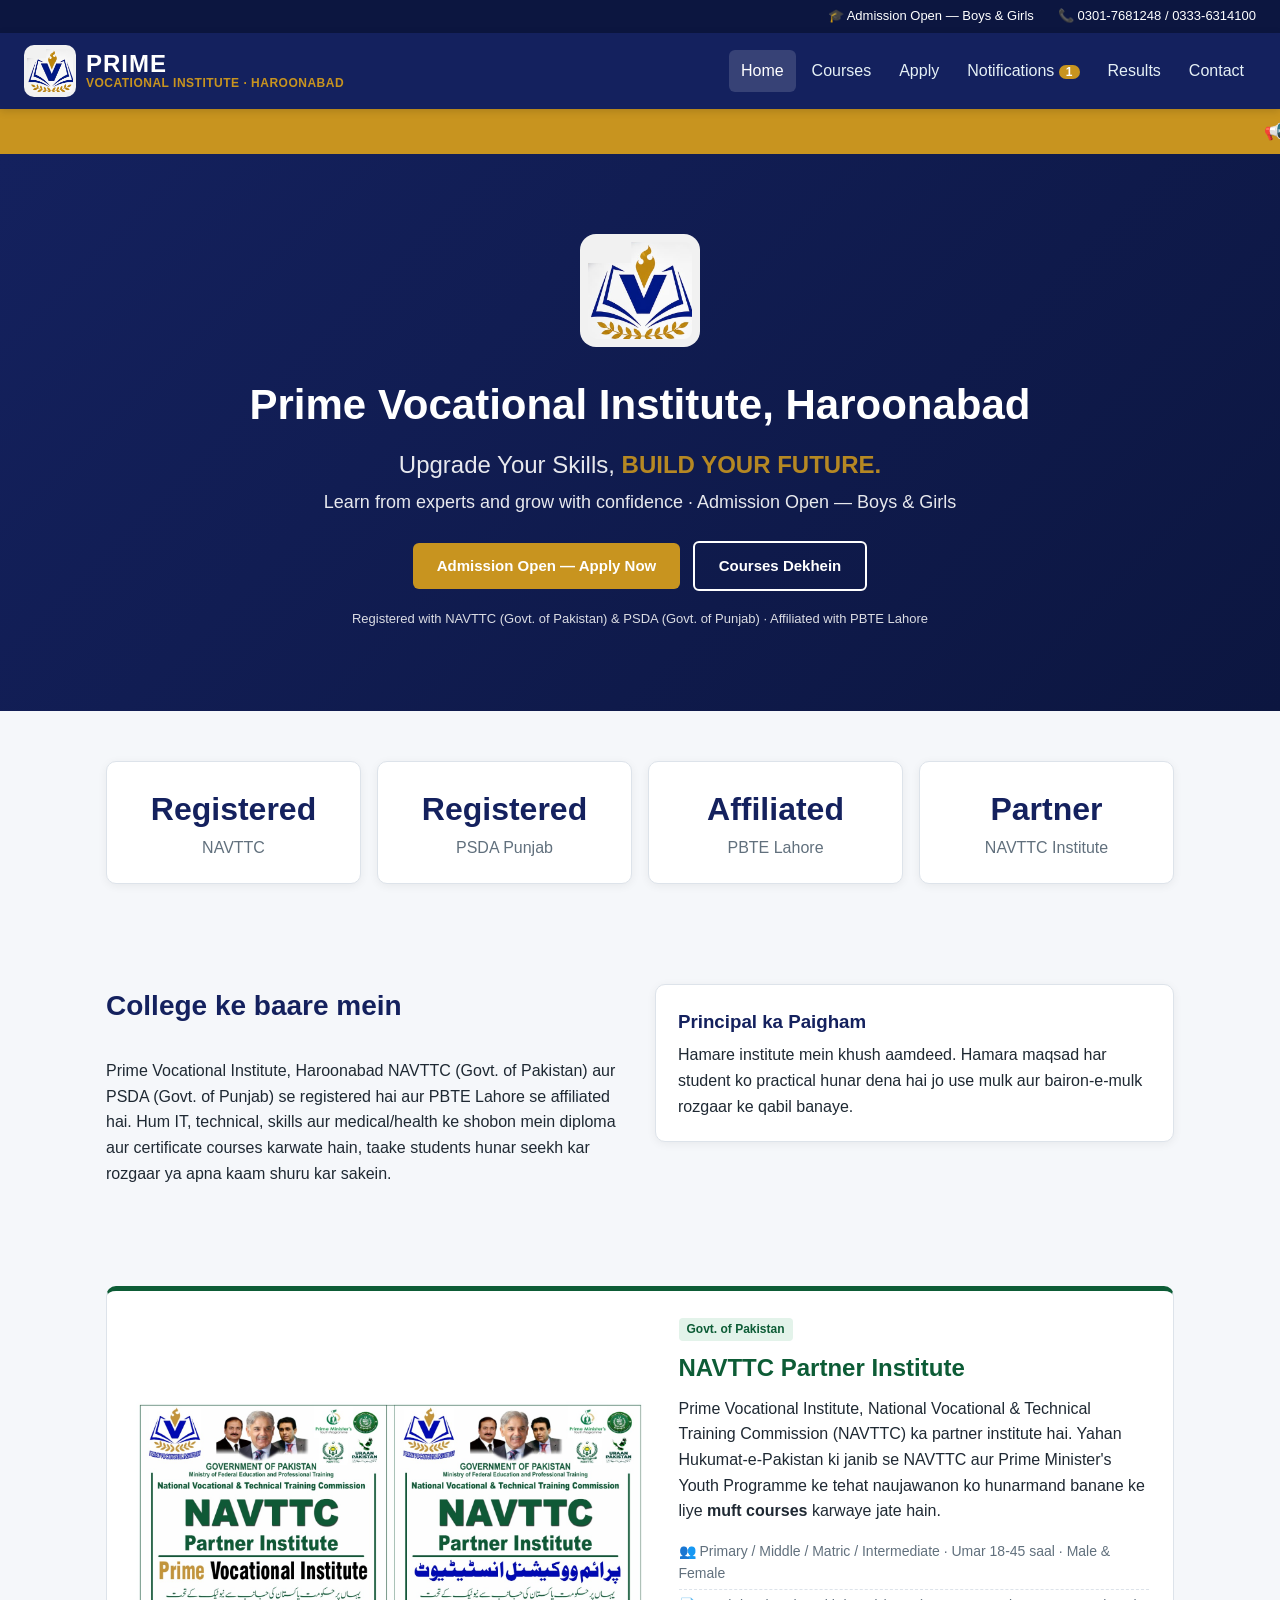
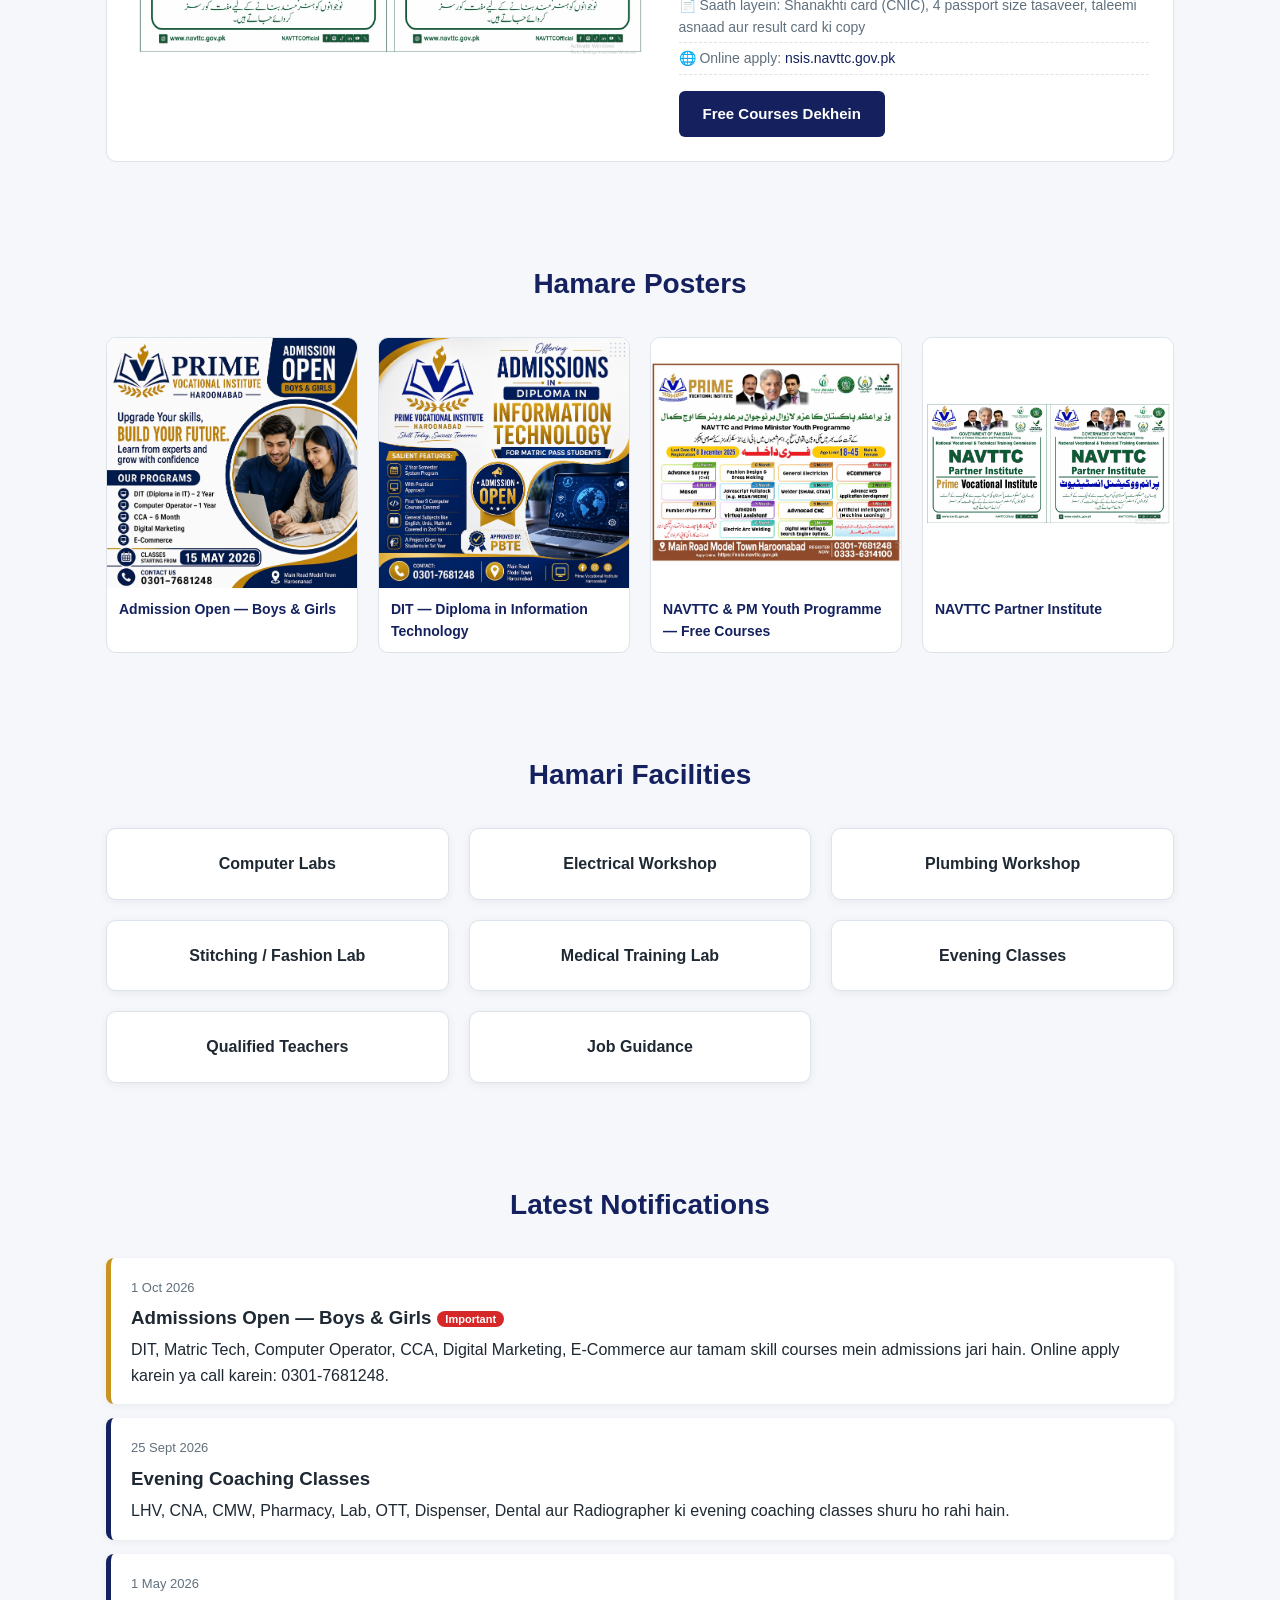
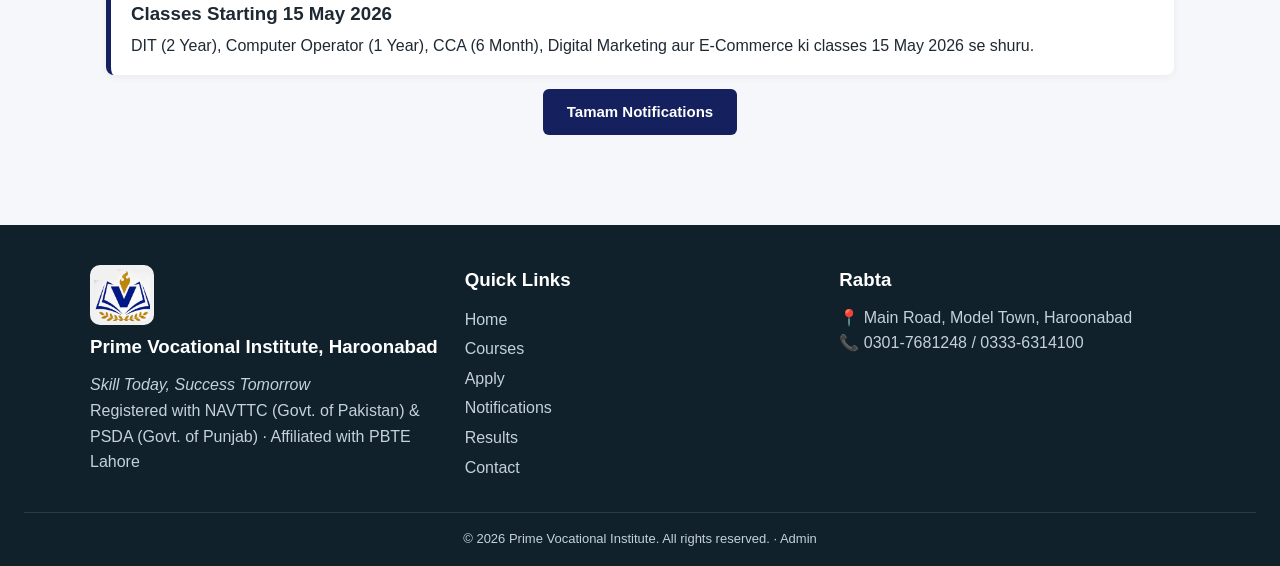
<file: college-website/index.html>
<!DOCTYPE html>
<html lang="en">
<head>
  <meta charset="UTF-8">
  <meta name="viewport" content="width=device-width, initial-scale=1.0">
  <title>Home | College</title>
  <link rel="stylesheet" href="css/style.css">
</head>
<body>
  <header id="site-header"></header>
  <div class="ticker"><span id="ticker"></span></div>

  <div class="hero">
    <img src="images/logo.png" alt="Prime Vocational Institute logo" class="hero-logo">
    <h1 id="hero-name"></h1>
    <p style="font-size:24px;margin-bottom:4px">Upgrade Your Skills, <strong class="accent">BUILD YOUR FUTURE.</strong></p>
    <p id="hero-tagline"></p>
    <a href="apply.html" class="btn btn-accent">Admission Open — Apply Now</a>
    <a href="courses.html" class="btn btn-outline">Courses Dekhein</a>
    <br><span class="affiliation" id="affiliation"></span>
  </div>

  <main class="container">
    <section>
      <div class="stats" id="stats"></div>
    </section>

    <section class="two-col">
      <div>
        <h2 class="section-title" style="text-align:left">College ke baare mein</h2>
        <p id="about"></p>
      </div>
      <div class="card">
        <h3>Principal ka Paigham</h3>
        <p id="principal"></p>
      </div>
    </section>

    <section>
      <div class="navttc-banner">
        <img src="images/navttc-partner.jpg" alt="NAVTTC Partner Institute — Prime Vocational Institute"
             onclick="openLightbox(this.src, 'NAVTTC Partner Institute')">
        <div>
          <span class="course-code" style="background:#e3f3ea;color:#0d5c36">Govt. of Pakistan</span>
          <h2>NAVTTC Partner Institute</h2>
          <p>Prime Vocational Institute, National Vocational &amp; Technical Training Commission (NAVTTC) ka partner institute hai. Yahan Hukumat-e-Pakistan ki janib se NAVTTC aur Prime Minister's Youth Programme ke tehat naujawanon ko hunarmand banane ke liye <strong>muft courses</strong> karwaye jate hain.</p>
          <ul class="course-meta" id="navttc-points"></ul>
          <a href="courses.html#navttc" class="btn btn-primary">Free Courses Dekhein</a>
        </div>
      </div>
    </section>

    <section>
      <h2 class="section-title">Hamare Posters</h2>
      <div class="gallery" id="gallery"></div>
    </section>

    <section>
      <h2 class="section-title">Hamari Facilities</h2>
      <div class="grid" id="facilities"></div>
    </section>

    <section>
      <h2 class="section-title">Latest Notifications</h2>
      <div id="latest-notices"></div>
      <p style="text-align:center"><a href="notifications.html" class="btn btn-primary">Tamam Notifications</a></p>
    </section>
  </main>

  <footer id="site-footer"></footer>

  <script src="js/data.js"></script>
  <script src="js/main.js"></script>
  <script>
    document.title = "Home | " + COLLEGE.name;
    document.getElementById("hero-name").textContent = COLLEGE.name + ", " + COLLEGE.city;
    document.getElementById("hero-tagline").textContent = COLLEGE.subTagline + " · " + COLLEGE.admissionBadge;
    document.getElementById("affiliation").textContent = COLLEGE.affiliation;
    document.getElementById("about").textContent = COLLEGE.about;
    document.getElementById("principal").textContent = COLLEGE.principalMessage;

    document.getElementById("stats").innerHTML = COLLEGE.stats
      .map(s => `<div class="card"><strong>${s.value}</strong><span>${s.label}</span></div>`).join("");
    document.getElementById("navttc-points").innerHTML = `
      <li>👥 ${NAVTTC_ELIGIBILITY}</li>
      <li>📄 Saath layein: ${NAVTTC_INFO.documents}</li>
      <li>🌐 Online apply: <a href="${NAVTTC_INFO.applyUrl}" target="_blank" rel="noopener">nsis.navttc.gov.pk</a></li>`;
    document.getElementById("gallery").innerHTML = POSTERS.map(p => `
      <figure onclick="openLightbox('${p.src}', '${p.title.replace(/'/g, "\'")}')">
        <img src="${p.src}" alt="${escapeHtml(p.title)}" loading="lazy">
        <figcaption>${escapeHtml(p.title)}</figcaption>
      </figure>`).join("");

    document.getElementById("facilities").innerHTML = COLLEGE.facilities
      .map(f => `<div class="card facility">${f}</div>`).join("");

    const notices = getNotifications();
    document.getElementById("ticker").textContent = notices.map(n => "📢 " + n.title).join("     •     ");
    document.getElementById("latest-notices").innerHTML = notices.slice(0, 3).map(n => `
      <div class="notice ${n.important ? "important" : ""}">
        <span class="date">${formatDate(n.date)}</span>
        <h3>${escapeHtml(n.title)}${n.important ? '<span class="tag-new">Important</span>' : ""}</h3>
        <p>${escapeHtml(n.text)}</p>
      </div>`).join("");
  </script>
</body>
</html>
</file>
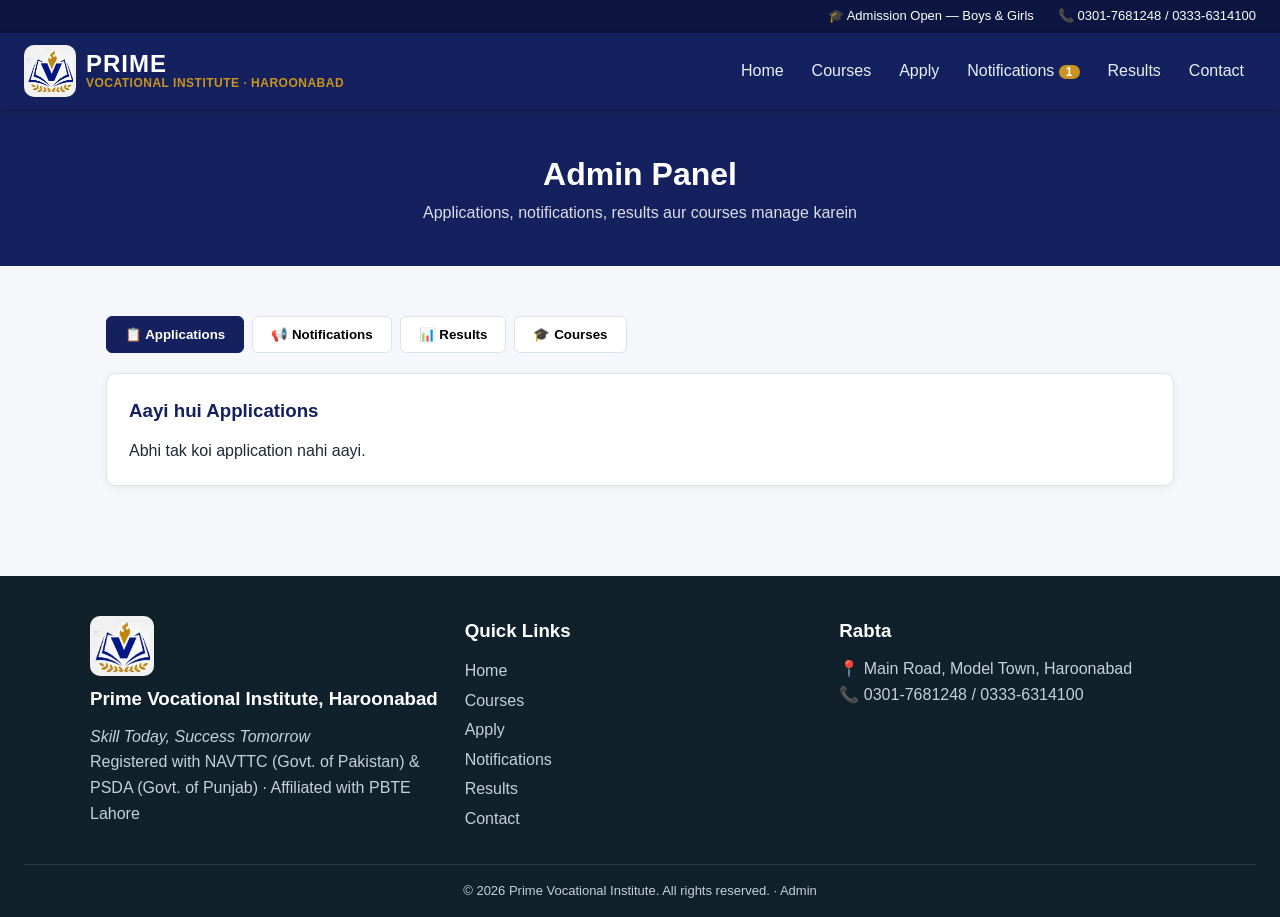
<file: college-website/admin.html>
<!DOCTYPE html>
<html lang="en">
<head>
  <meta charset="UTF-8">
  <meta name="viewport" content="width=device-width, initial-scale=1.0">
  <title>Admin Panel</title>
  <link rel="stylesheet" href="css/style.css">
</head>
<body>
  <header id="site-header"></header>
  <div class="page-title">
    <h1>Admin Panel</h1>
    <p>Applications, notifications, results aur courses manage karein</p>
  </div>

  <main class="container">
    <section>
      <div class="tabs">
        <button data-tab="applications" class="active">📋 Applications</button>
        <button data-tab="notices">📢 Notifications</button>
        <button data-tab="results">📊 Results</button>
        <button data-tab="courses">🎓 Courses</button>
      </div>

      <!-- Applications -->
      <div id="tab-applications" class="tab card">
        <h3 style="margin-bottom:12px">Aayi hui Applications</h3>
        <div class="table-wrap" id="app-table"></div>
      </div>

      <!-- Notifications -->
      <div id="tab-notices" class="tab card hidden">
        <h3 style="margin-bottom:12px">Nayi Notification</h3>
        <form id="notice-form">
          <div class="field"><label>Title</label><input name="title" required></div>
          <div class="field"><label>Detail</label><textarea name="text" rows="3" required></textarea></div>
          <div class="field"><label><input type="checkbox" name="important" style="width:auto"> Important</label></div>
          <button class="btn btn-primary">Publish</button>
        </form>
        <h3 style="margin:24px 0 12px">Mojooda Notifications</h3>
        <div id="notice-admin-list"></div>
      </div>

      <!-- Results -->
      <div id="tab-results" class="tab card hidden">
        <h3 style="margin-bottom:12px">Naya Result Add Karein</h3>
        <form id="result-form">
          <div class="row">
            <div class="field"><label>Roll Number</label><input name="roll" required></div>
            <div class="field"><label>Student Naam</label><input name="name" required></div>
          </div>
          <div class="row">
            <div class="field"><label>Course</label><select name="course" id="result-course" required></select></div>
            <div class="field"><label>Semester / Class</label><input name="semester" placeholder="1st Semester" required></div>
          </div>
          <label style="font-weight:600;font-size:14px">Subjects (Naam, Total, Obtained)</label>
          <div id="subjects"></div>
          <button type="button" class="btn" style="background:#e6f1f6;margin:8px 0 16px" onclick="addSubjectRow()">+ Subject</button><br>
          <button class="btn btn-primary">Result Save Karein</button>
        </form>
        <h3 style="margin:24px 0 12px">Mojooda Results</h3>
        <div class="table-wrap" id="result-admin-list"></div>
      </div>

      <!-- Courses -->
      <div id="tab-courses" class="tab card hidden">
        <h3 style="margin-bottom:12px">Naya Course Register Karein</h3>
        <form id="course-form">
          <div class="row">
            <div class="field"><label>Course Code</label><input name="code" placeholder="BSIT" required></div>
            <div class="field"><label>Course Naam</label><input name="name" required></div>
          </div>
          <div class="row">
            <div class="field"><label>Category</label><select name="category" id="course-category" required></select></div>
            <div class="field"><label>Duration</label><input name="duration" placeholder="6 Mahine"></div>
          </div>
          <div class="row">
            <div class="field"><label>Fee</label><input name="fee" placeholder="Rs. 15,000"></div>
            <div class="field"><label>Seats</label><input type="number" name="seats"></div>
          </div>
          <div class="field"><label>Eligibility</label><input name="eligibility" placeholder="Matric"></div>
          <button class="btn btn-primary">Course Add Karein</button>
        </form>
        <h3 style="margin:24px 0 12px">Mojooda Courses</h3>
        <div class="table-wrap" id="course-admin-list"></div>
      </div>
    </section>
  </main>

  <footer id="site-footer"></footer>
  <script src="js/data.js"></script>
  <script src="js/main.js"></script>
  <script>
    // ----- Tabs -----
    document.querySelectorAll(".tabs button").forEach(btn => btn.addEventListener("click", () => {
      document.querySelectorAll(".tabs button").forEach(b => b.classList.toggle("active", b === btn));
      document.querySelectorAll(".tab").forEach(t => t.classList.toggle("hidden", t.id !== "tab-" + btn.dataset.tab));
    }));

    // ----- Applications -----
    function renderApplications() {
      const apps = getApplications();
      document.getElementById("app-table").innerHTML = apps.length ? `
        <table>
          <tr><th>ID</th><th>Naam</th><th>Walid</th><th>Course</th><th>Phone</th><th>%</th><th>Status</th><th></th></tr>
          ${apps.map((a, i) => `<tr>
            <td>${escapeHtml(a.id)}</td><td>${escapeHtml(a.name)}</td><td>${escapeHtml(a.father)}</td>
            <td>${escapeHtml(a.course)}</td><td>${escapeHtml(a.phone)}</td><td>${a.percentage}%</td>
            <td><select onchange="setStatus(${i}, this.value)">
              ${["Pending", "Accepted", "Rejected"].map(s => `<option ${a.status === s ? "selected" : ""}>${s}</option>`).join("")}
            </select></td>
            <td><button class="btn btn-danger" onclick="removeItem('applications', ${i})">Delete</button></td>
          </tr>`).join("")}
        </table>` : "<p>Abhi tak koi application nahi aayi.</p>";
    }
    function setStatus(i, status) {
      const apps = getApplications();
      apps[i].status = status;
      save("applications", apps);
    }

    // ----- Notifications -----
    function renderNotices() {
      document.getElementById("notice-admin-list").innerHTML = getNotifications().map(n => `
        <div class="notice ${n.important ? "important" : ""}" style="display:flex;justify-content:space-between;gap:12px">
          <div><span class="date">${formatDate(n.date)}</span><h3>${escapeHtml(n.title)}</h3></div>
          <button class="btn btn-danger" onclick="deleteNotice(${n.id})">Delete</button>
        </div>`).join("");
    }
    function deleteNotice(id) {
      save("notifications", getNotifications().filter(n => n.id !== id));
      renderNotices();
    }
    document.getElementById("notice-form").addEventListener("submit", e => {
      e.preventDefault();
      const f = e.target;
      const list = getNotifications();
      list.push({
        id: Date.now(),
        date: new Date().toISOString().slice(0, 10),
        title: f.title.value.trim(),
        text: f.text.value.trim(),
        important: f.important.checked,
      });
      save("notifications", list);
      f.reset();
      renderNotices();
      alert("Notification publish ho gayi!");
    });

    // ----- Results -----
    function addSubjectRow() {
      const div = document.createElement("div");
      div.className = "row subject-row";
      div.style.gridTemplateColumns = "2fr 1fr 1fr";
      div.innerHTML = `
        <div class="field"><input placeholder="Subject" class="s-name" required></div>
        <div class="field"><input type="number" placeholder="Total" class="s-total" value="100" required></div>
        <div class="field"><input type="number" placeholder="Obtained" class="s-obt" required></div>`;
      document.getElementById("subjects").appendChild(div);
    }
    function renderResults() {
      const rs = getResults();
      document.getElementById("result-admin-list").innerHTML = `
        <table>
          <tr><th>Roll</th><th>Naam</th><th>Course</th><th>Semester</th><th></th></tr>
          ${rs.map((r, i) => `<tr><td>${escapeHtml(r.roll)}</td><td>${escapeHtml(r.name)}</td><td>${escapeHtml(r.course)}</td><td>${escapeHtml(r.semester)}</td>
            <td><button class="btn btn-danger" onclick="removeItem('results', ${i})">Delete</button></td></tr>`).join("")}
        </table>`;
    }
    document.getElementById("result-form").addEventListener("submit", e => {
      e.preventDefault();
      const f = e.target;
      const subjects = [...document.querySelectorAll(".subject-row")].map(r => ({
        name: r.querySelector(".s-name").value.trim(),
        total: Number(r.querySelector(".s-total").value),
        obtained: Number(r.querySelector(".s-obt").value),
      }));
      if (subjects.some(s => s.obtained > s.total)) return alert("Obtained marks total se zyada nahi ho sakte.");

      const rs = getResults().filter(r => r.roll !== f.roll.value.trim()); // same roll ho to update
      rs.push({ roll: f.roll.value.trim(), name: f.name.value.trim(), course: f.course.value, semester: f.semester.value.trim(), subjects });
      save("results", rs);
      f.reset();
      document.getElementById("subjects").innerHTML = "";
      addSubjectRow(); addSubjectRow();
      renderResults();
      alert("Result save ho gaya!");
    });

    // ----- Courses -----
    function renderCourses() {
      const cs = getCourses();
      document.getElementById("result-course").innerHTML = cs.map(c => `<option>${escapeHtml(c.code)}</option>`).join("");
      document.getElementById("course-category").innerHTML = CATEGORIES.map(c => `<option>${escapeHtml(c)}</option>`).join("");
      document.getElementById("course-admin-list").innerHTML = `
        <table>
          <tr><th>Code</th><th>Naam</th><th>Category</th><th>Duration</th><th>Fee</th><th></th></tr>
          ${cs.map((c, i) => `<tr><td>${escapeHtml(c.code)}</td><td>${escapeHtml(c.name)}</td><td>${escapeHtml(c.category || "-")}</td><td>${escapeHtml(c.duration || "-")}</td><td>${escapeHtml(c.fee || "-")}</td>
            <td><button class="btn btn-danger" onclick="removeItem('courses', ${i})">Delete</button></td></tr>`).join("")}
        </table>`;
    }
    document.getElementById("course-form").addEventListener("submit", e => {
      e.preventDefault();
      const data = Object.fromEntries(new FormData(e.target));
      const cs = getCourses();
      if (cs.some(c => c.code.toLowerCase() === data.code.toLowerCase())) return alert("Yeh course code pehle se mojood hai.");
      cs.push(data);
      save("courses", cs);
      e.target.reset();
      renderCourses();
      alert("Course register ho gaya!");
    });

    // ----- Common delete -----
    const getters = { applications: getApplications, results: getResults, courses: getCourses };
    function removeItem(key, i) {
      if (!confirm("Kya aap waqai delete karna chahte hain?")) return;
      const list = getters[key]();
      list.splice(i, 1);
      save(key, list);
      renderAll();
    }

    function renderAll() { renderApplications(); renderNotices(); renderResults(); renderCourses(); }
    addSubjectRow(); addSubjectRow();
    renderAll();
  </script>
</body>
</html>
</file>
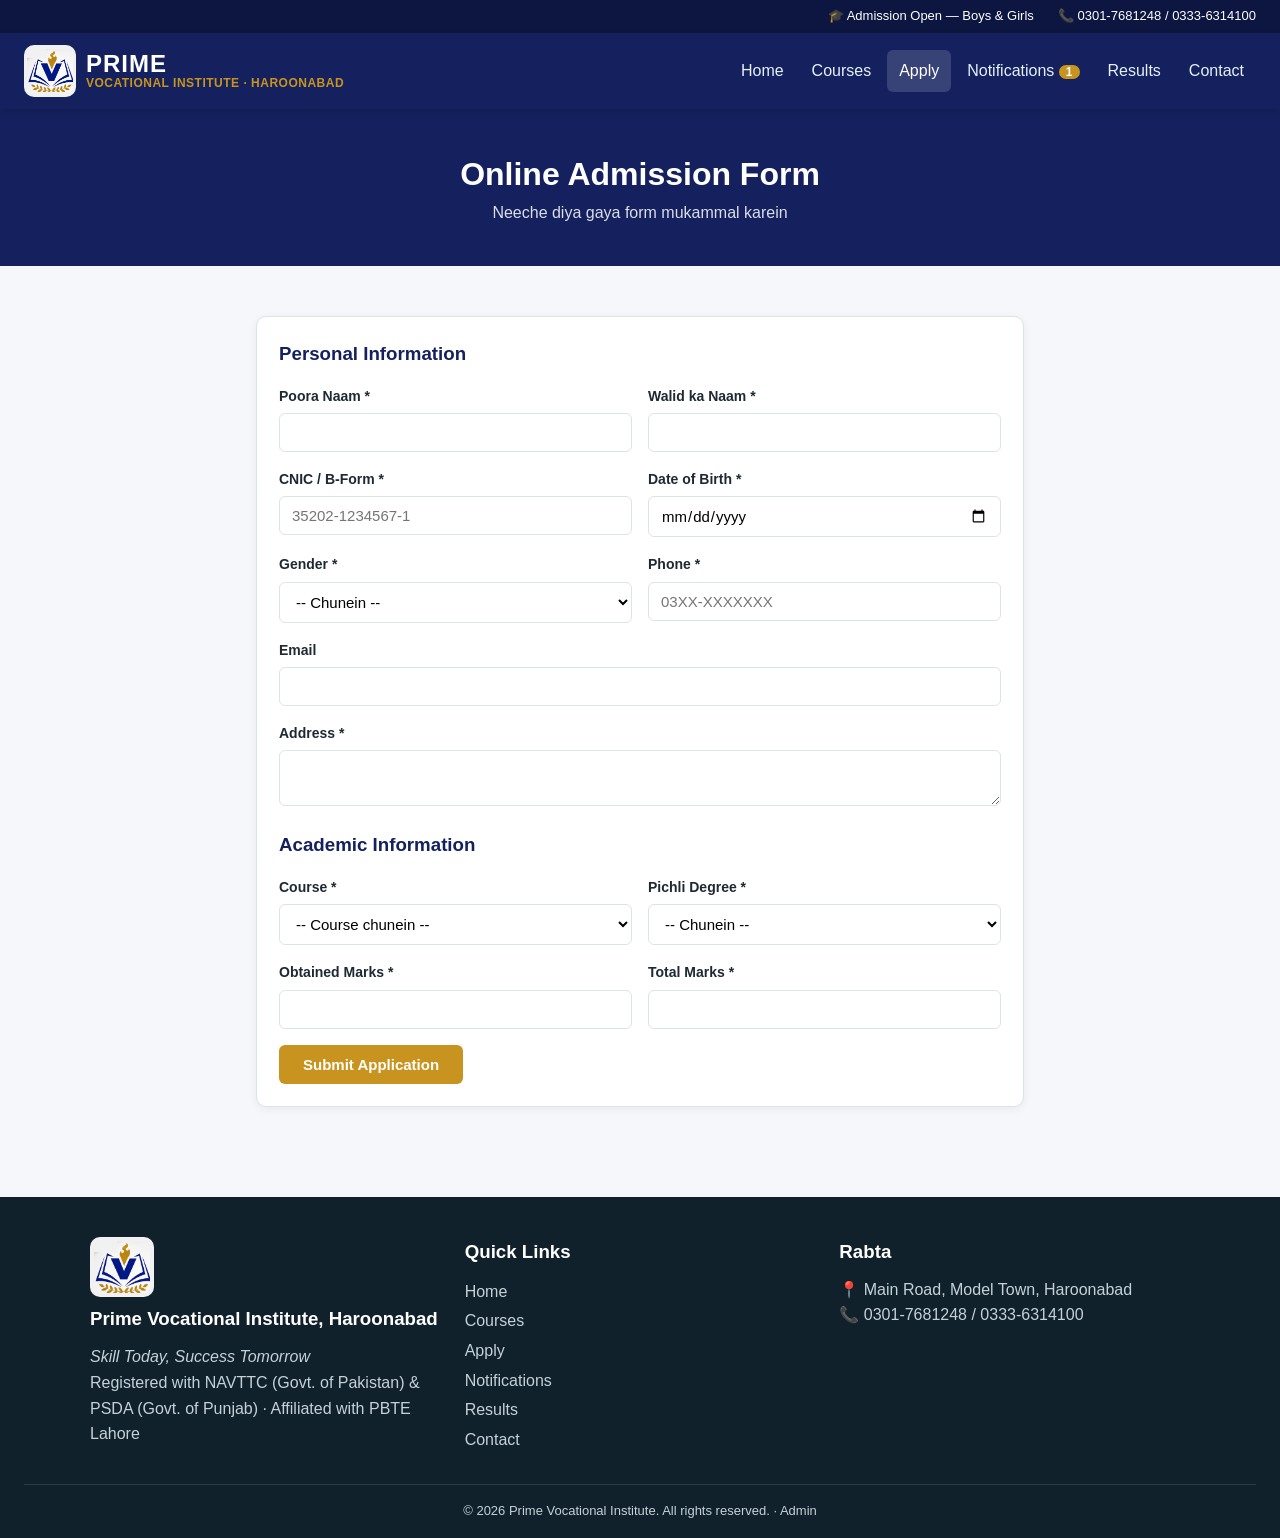
<file: college-website/apply.html>
<!DOCTYPE html>
<html lang="en">
<head>
  <meta charset="UTF-8">
  <meta name="viewport" content="width=device-width, initial-scale=1.0">
  <title>Apply Online</title>
  <link rel="stylesheet" href="css/style.css">
</head>
<body>
  <header id="site-header"></header>
  <div class="page-title">
    <h1>Online Admission Form</h1>
    <p>Neeche diya gaya form mukammal karein</p>
  </div>

  <main class="container" style="max-width:800px">
    <section>
      <div id="success" class="alert alert-success hidden"></div>
      <div id="error" class="alert alert-error hidden"></div>

      <form id="apply-form" class="card" novalidate>
        <h3 style="margin-bottom:16px">Personal Information</h3>
        <div class="row">
          <div class="field"><label>Poora Naam *</label><input name="name" required></div>
          <div class="field"><label>Walid ka Naam *</label><input name="father" required></div>
        </div>
        <div class="row">
          <div class="field"><label>CNIC / B-Form *</label><input name="cnic" placeholder="35202-1234567-1" required></div>
          <div class="field"><label>Date of Birth *</label><input type="date" name="dob" required></div>
        </div>
        <div class="row">
          <div class="field"><label>Gender *</label>
            <select name="gender" required><option value="">-- Chunein --</option><option>Male</option><option>Female</option></select>
          </div>
          <div class="field"><label>Phone *</label><input type="tel" name="phone" placeholder="03XX-XXXXXXX" required></div>
        </div>
        <div class="field"><label>Email</label><input type="email" name="email"></div>
        <div class="field"><label>Address *</label><textarea name="address" rows="2" required></textarea></div>

        <h3 style="margin:10px 0 16px">Academic Information</h3>
        <div class="row">
          <div class="field"><label>Course *</label><select name="course" id="course" required></select></div>
          <div class="field"><label>Pichli Degree *</label>
            <select name="lastDegree" required><option value="">-- Chunein --</option><option>Matric</option><option>Intermediate</option><option>Bachelor</option></select>
          </div>
        </div>
        <div class="row">
          <div class="field"><label>Obtained Marks *</label><input type="number" name="obtained" min="0" required></div>
          <div class="field"><label>Total Marks *</label><input type="number" name="total" min="1" required></div>
        </div>

        <button type="submit" class="btn btn-accent">Submit Application</button>
      </form>
    </section>
  </main>

  <footer id="site-footer"></footer>
  <script src="js/data.js"></script>
  <script src="js/main.js"></script>
  <script>
    const select = document.getElementById("course");
    const preselect = new URLSearchParams(location.search).get("course");
    const allCourses = getCourses();
    const cats = [...new Set([...CATEGORIES, ...allCourses.map(c => c.category || "Other Courses")])];
    select.innerHTML = '<option value="">-- Course chunein --</option>' + cats.map(cat => {
      const items = allCourses.filter(c => (c.category || "Other Courses") === cat);
      return items.length ? `<optgroup label="${escapeHtml(cat)}">${items.map(c =>
        `<option value="${escapeHtml(c.code)}" ${c.code === preselect ? "selected" : ""}>${escapeHtml(c.name)}</option>`).join("")}</optgroup>` : "";
    }).join("");

    const form = document.getElementById("apply-form");
    const success = document.getElementById("success");
    const error = document.getElementById("error");

    form.addEventListener("submit", e => {
      e.preventDefault();
      success.classList.add("hidden");
      error.classList.add("hidden");

      const data = Object.fromEntries(new FormData(form));
      const problems = [];
      [...form.querySelectorAll("[required]")].forEach(el => {
        if (!el.value.trim()) problems.push(el.closest(".field").querySelector("label").textContent.replace(" *", ""));
      });
      if (data.cnic && !/^\d{5}-?\d{7}-?\d$/.test(data.cnic)) problems.push("CNIC sahi format mein likhein");
      if (data.phone && !/^03\d{2}-?\d{7}$/.test(data.phone)) problems.push("Phone number sahi likhein (03XX-XXXXXXX)");
      if (Number(data.obtained) > Number(data.total)) problems.push("Obtained marks total se zyada nahi ho sakte");

      if (problems.length) {
        error.innerHTML = "<strong>Baraye meharbani yeh theek karein:</strong><br>" + problems.map(escapeHtml).join("<br>");
        error.classList.remove("hidden");
        window.scrollTo({ top: 0, behavior: "smooth" });
        return;
      }

      const apps = getApplications();
      const appId = "APP-" + new Date().getFullYear() + "-" + String(apps.length + 1).padStart(4, "0");
      data.id = appId;
      data.percentage = ((data.obtained / data.total) * 100).toFixed(1);
      data.submittedAt = new Date().toISOString();
      data.status = "Pending";
      apps.push(data);
      save("applications", apps);

      success.innerHTML = `✅ <strong>Shukriya ${escapeHtml(data.name)}!</strong> Aap ki application jama ho gayi hai.<br>
        Application ID: <strong>${appId}</strong> — isay sambhal kar rakhein.`;
      success.classList.remove("hidden");
      form.reset();
      window.scrollTo({ top: 0, behavior: "smooth" });
    });
  </script>
</body>
</html>
</file>
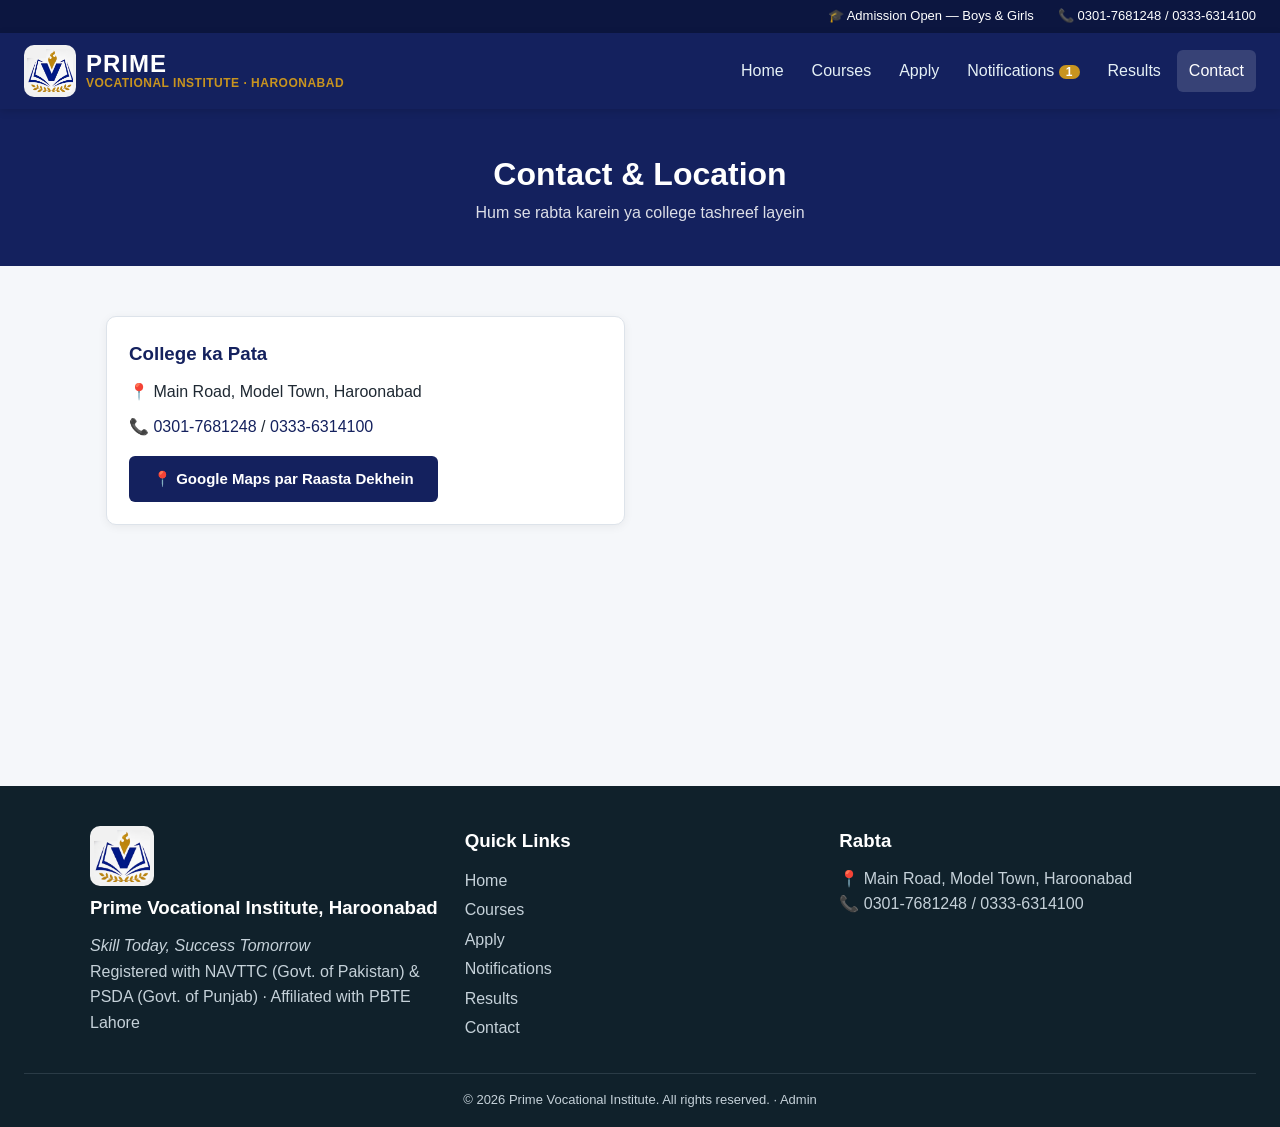
<file: college-website/contact.html>
<!DOCTYPE html>
<html lang="en">
<head>
  <meta charset="UTF-8">
  <meta name="viewport" content="width=device-width, initial-scale=1.0">
  <title>Contact & Location</title>
  <link rel="stylesheet" href="css/style.css">
</head>
<body>
  <header id="site-header"></header>
  <div class="page-title">
    <h1>Contact & Location</h1>
    <p>Hum se rabta karein ya college tashreef layein</p>
  </div>

  <main class="container">
    <section class="two-col">
      <div class="card">
        <h3>College ka Pata</h3>
        <p id="address" style="margin:10px 0"></p>
        <p id="phone"></p>
        <p id="email"></p>
        <p id="timing"></p>
        <a id="directions" target="_blank" rel="noopener" class="btn btn-primary" style="margin-top:16px">📍 Google Maps par Raasta Dekhein</a>
      </div>
      <iframe id="map" class="map" loading="lazy" referrerpolicy="no-referrer-when-downgrade" title="College location"></iframe>
    </section>
  </main>

  <footer id="site-footer"></footer>
  <script src="js/data.js"></script>
  <script src="js/main.js"></script>
  <script>
    const q = encodeURIComponent(COLLEGE.mapQuery);
    document.getElementById("map").src = `https://maps.google.com/maps?q=${q}&z=15&output=embed`;
    document.getElementById("directions").href = `https://www.google.com/maps/search/?api=1&query=${q}`;
    document.getElementById("address").textContent = "📍 " + COLLEGE.address;
    document.getElementById("phone").innerHTML = "📞 " + phoneLinks();
    document.getElementById("email").textContent = COLLEGE.email ? "✉️ " + COLLEGE.email : "";
    document.getElementById("timing").textContent = COLLEGE.timing ? "🕗 " + COLLEGE.timing : "";
  </script>
</body>
</html>
</file>
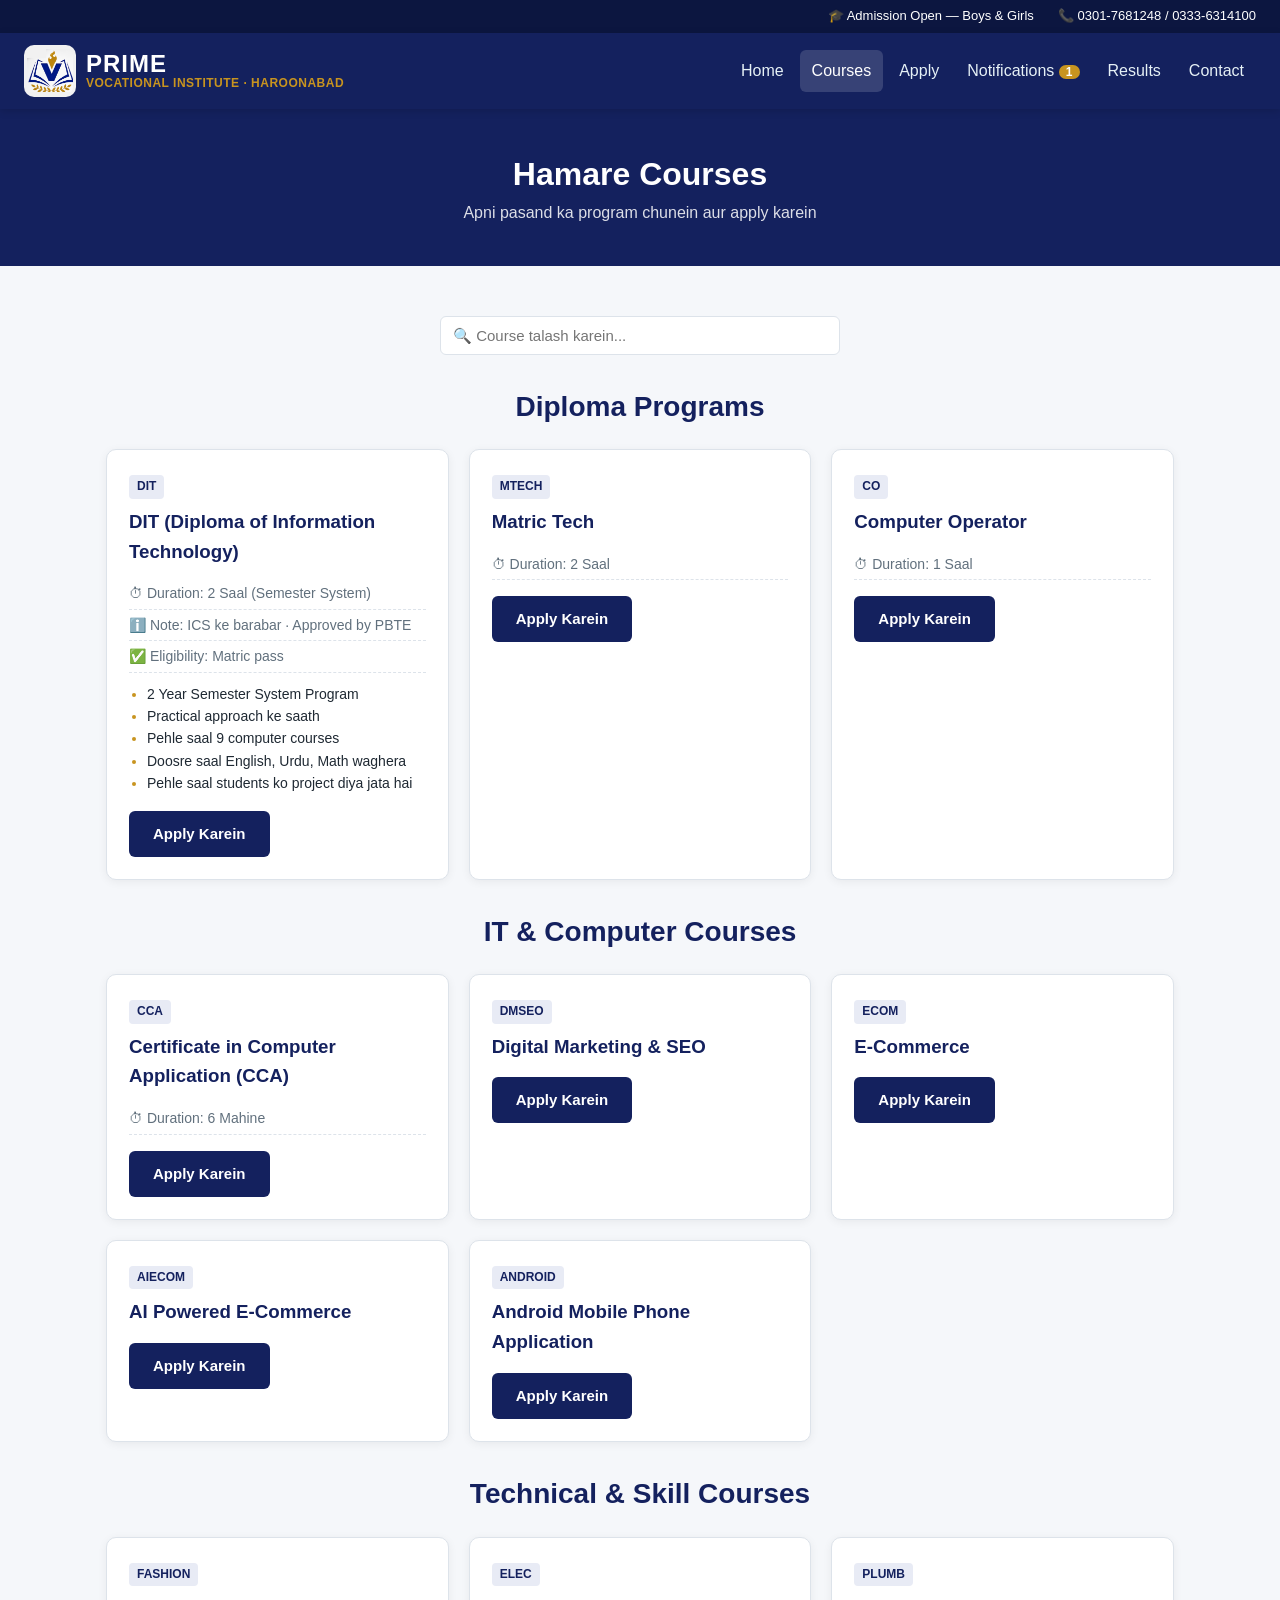
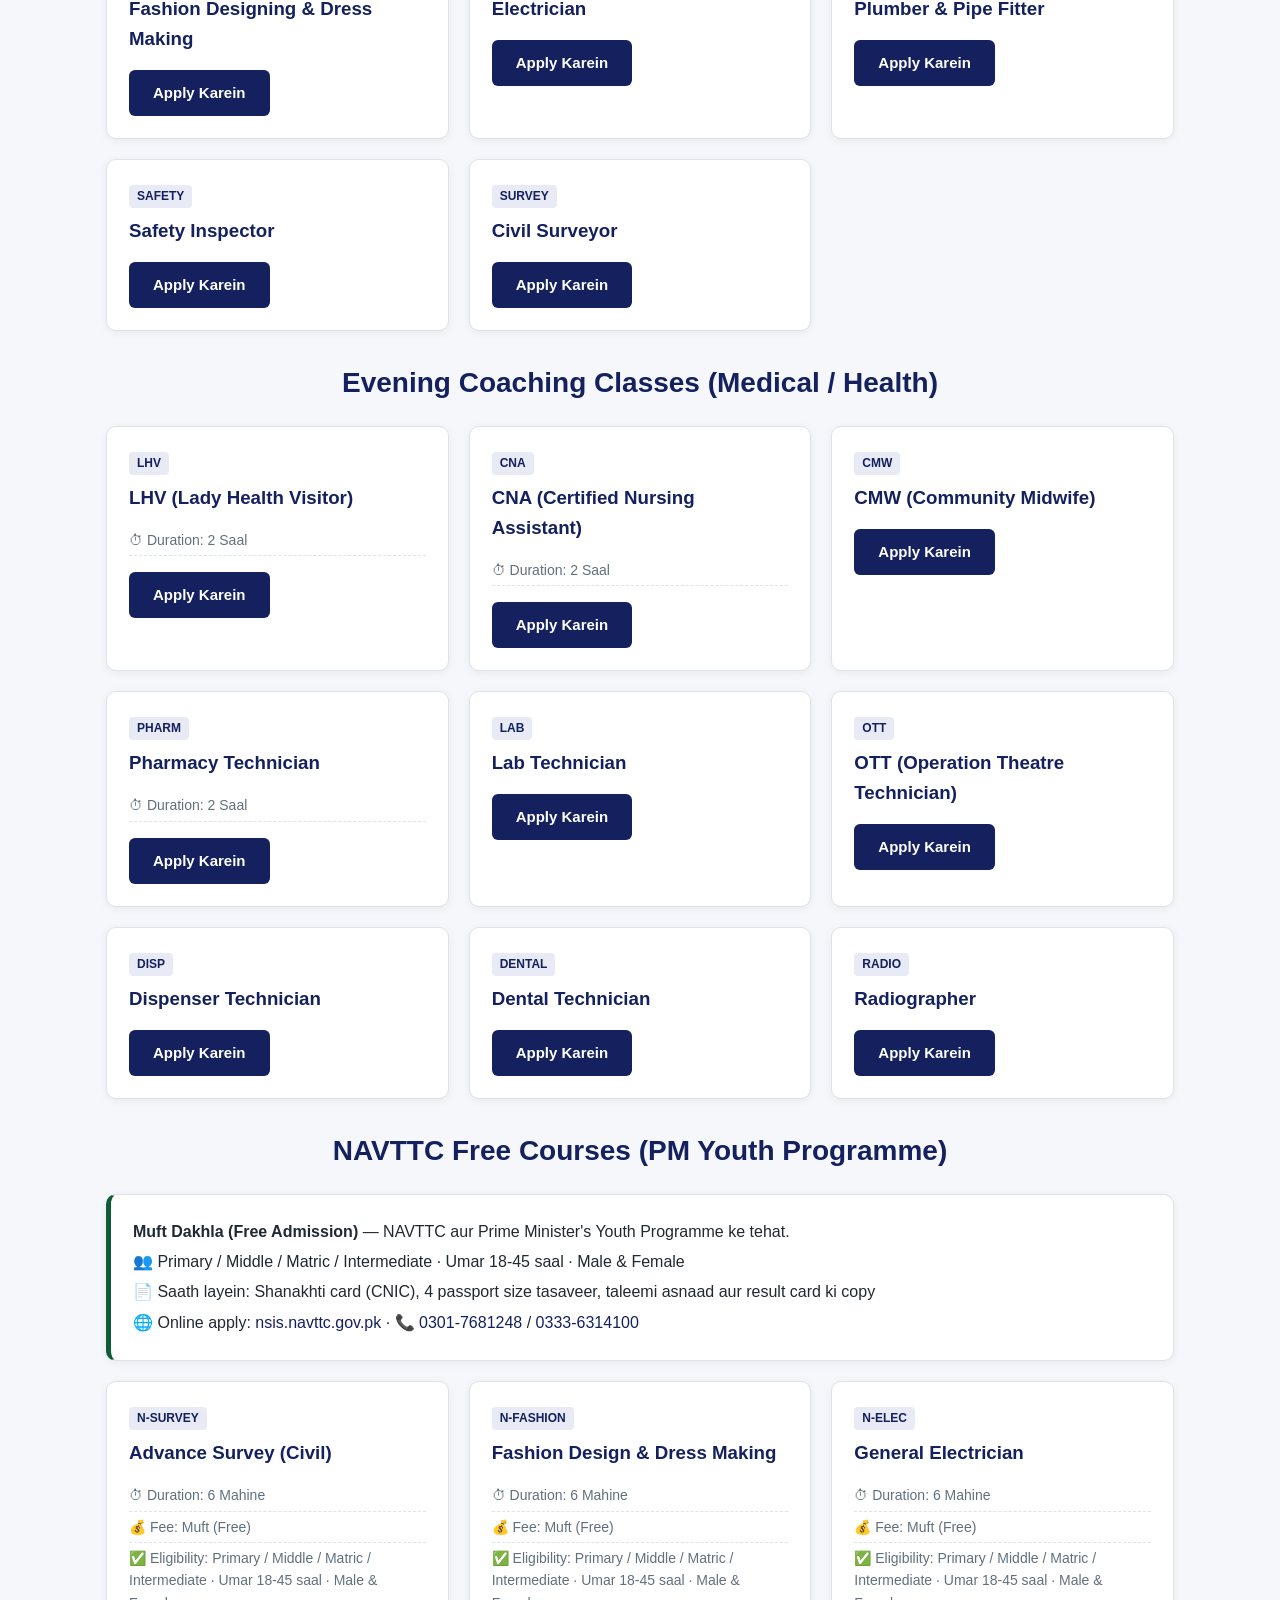
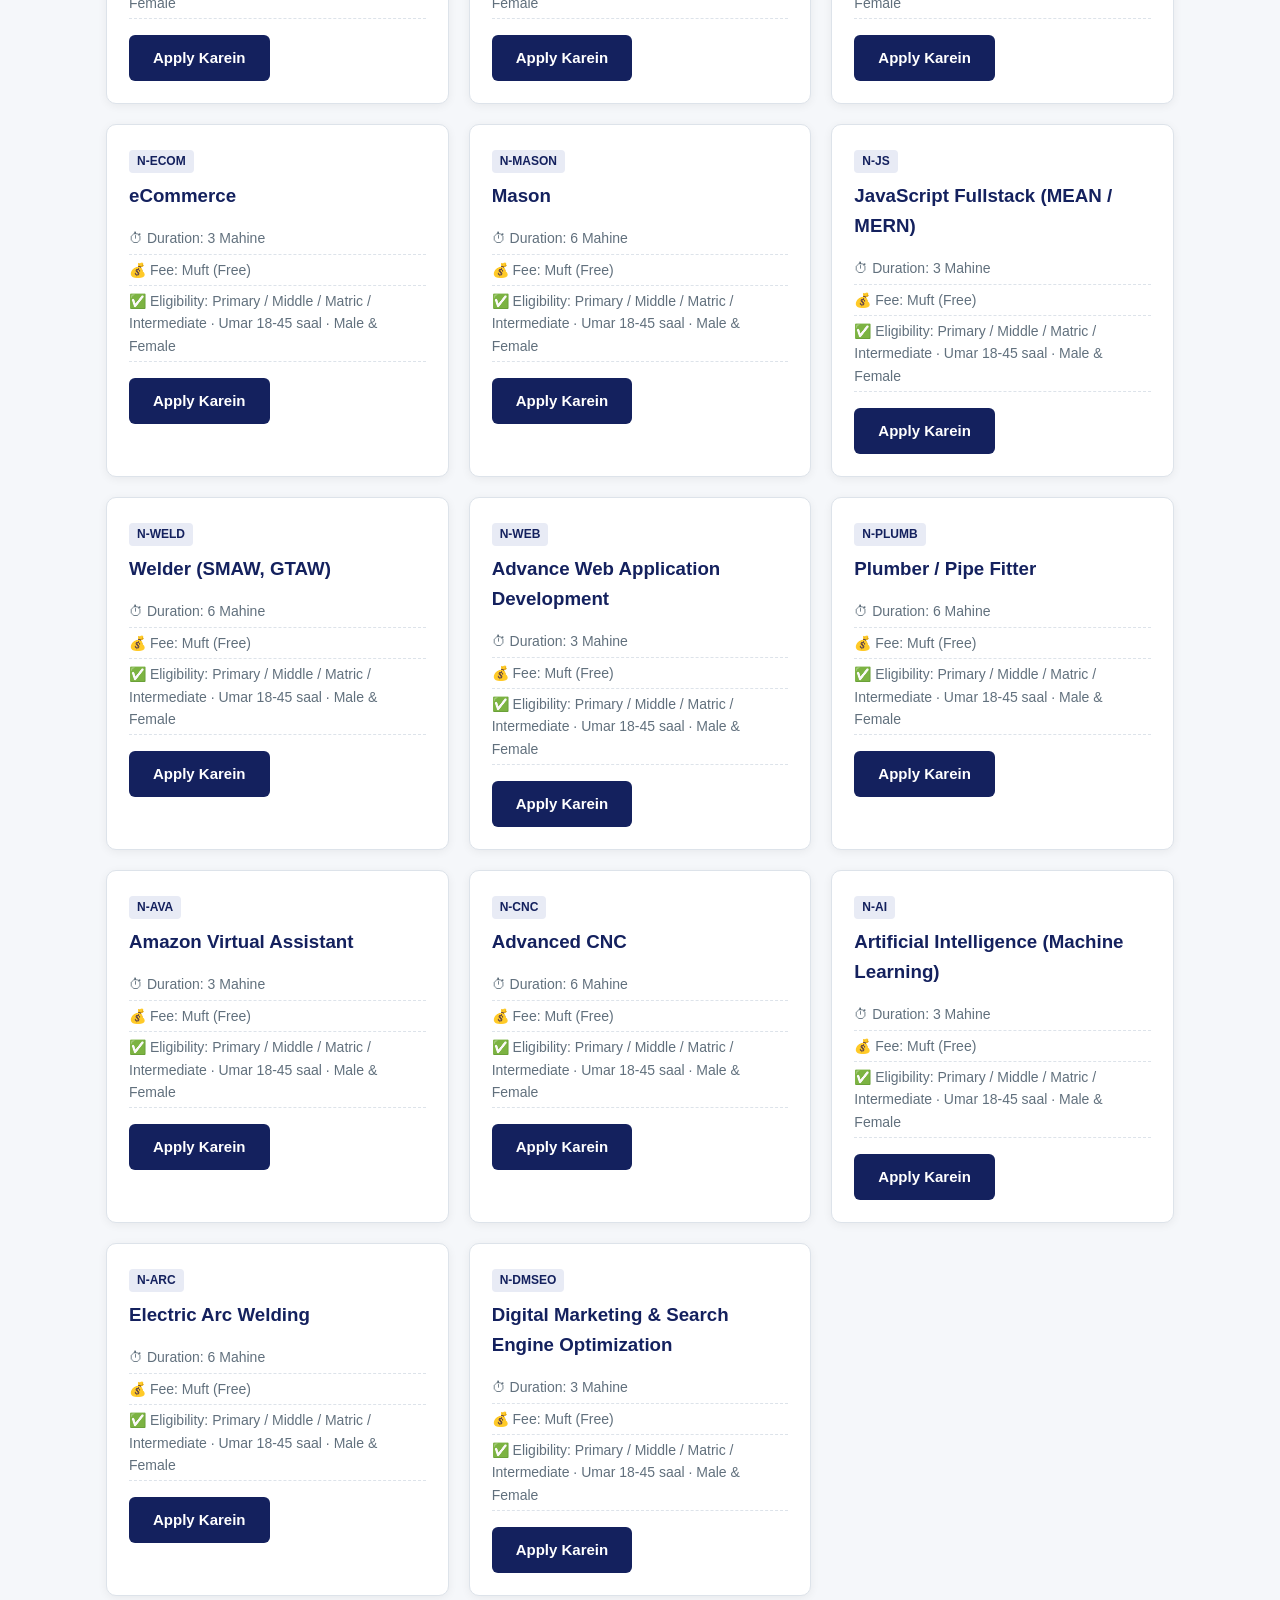
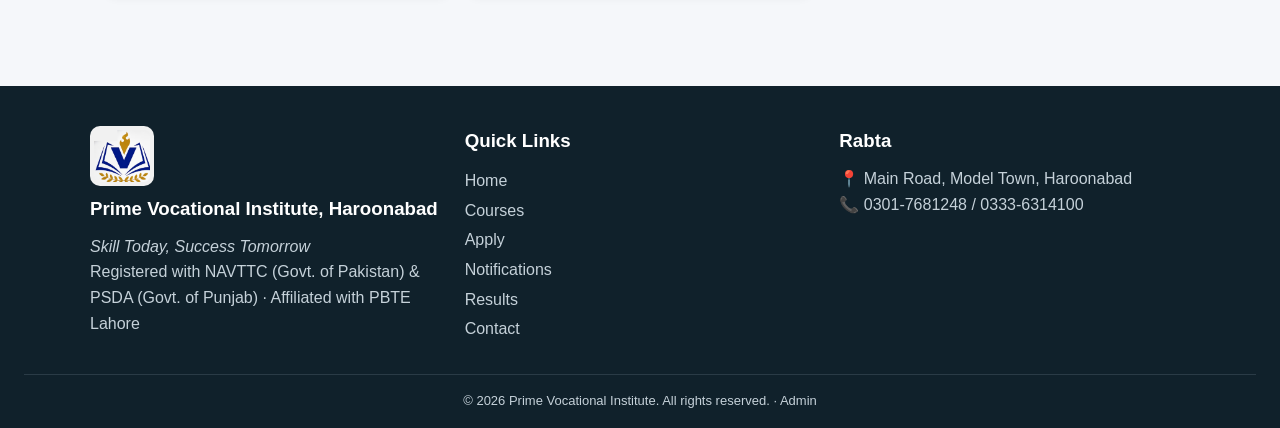
<file: college-website/courses.html>
<!DOCTYPE html>
<html lang="en">
<head>
  <meta charset="UTF-8">
  <meta name="viewport" content="width=device-width, initial-scale=1.0">
  <title>Courses</title>
  <link rel="stylesheet" href="css/style.css">
</head>
<body>
  <header id="site-header"></header>
  <div class="page-title">
    <h1>Hamare Courses</h1>
    <p>Apni pasand ka program chunein aur apply karein</p>
  </div>

  <main class="container">
    <section>
      <div class="field" style="max-width:400px;margin:0 auto 30px">
        <input type="text" id="search" placeholder="🔍 Course talash karein...">
      </div>
      <div id="course-list"></div>
    </section>
  </main>

  <footer id="site-footer"></footer>
  <script src="js/data.js"></script>
  <script src="js/main.js"></script>
  <script>
    const list = document.getElementById("course-list");
    const meta = (icon, label, value) => value ? `<li>${icon} ${label}: ${escapeHtml(value)}</li>` : "";

    function card(c) {
      return `
        <div class="card">
          <span class="course-code">${escapeHtml(c.code)}</span>
          <h3 style="margin-top:8px">${escapeHtml(c.name)}</h3>
          <ul class="course-meta">
            ${meta("⏱", "Duration", c.duration)}
            ${meta("ℹ️", "Note", c.note)}
            ${meta("🎓", "Seats", c.seats)}
            ${meta("💰", "Fee", c.fee)}
            ${meta("✅", "Eligibility", c.eligibility)}
          </ul>
          ${c.features ? `<ul class="features">${c.features.map(f => `<li>${escapeHtml(f)}</li>`).join("")}</ul>` : ""}
          <a href="apply.html?course=${encodeURIComponent(c.code)}" class="btn btn-primary">Apply Karein</a>
        </div>`;
    }

    function show(filter = "") {
      const q = filter.toLowerCase();
      const courses = getCourses().filter(c =>
        c.name.toLowerCase().includes(q) || c.code.toLowerCase().includes(q));
      const cats = [...new Set([...CATEGORIES, ...courses.map(c => c.category || "Other Courses")])];
      const html = cats.map(cat => {
        const items = courses.filter(c => (c.category || "Other Courses") === cat);
        const isNavttc = cat.startsWith("NAVTTC");
        return items.length ? `
          <h2 class="section-title" style="margin:30px 0 20px" ${isNavttc ? 'id="navttc"' : ""}>${escapeHtml(cat)}</h2>
          ${isNavttc ? `<div class="card navttc-note">
            <strong>Muft Dakhla (Free Admission)</strong> — NAVTTC aur Prime Minister's Youth Programme ke tehat.<br>
            👥 ${NAVTTC_ELIGIBILITY}<br>
            📄 Saath layein: ${NAVTTC_INFO.documents}<br>
            🌐 Online apply: <a href="${NAVTTC_INFO.applyUrl}" target="_blank" rel="noopener">nsis.navttc.gov.pk</a> · 📞 ${phoneLinks()}
          </div>` : ""}
          <div class="grid">${items.map(card).join("")}</div>` : "";
      }).join("");
      list.innerHTML = html || "<p>Koi course nahi mila.</p>";
    }
    document.getElementById("search").addEventListener("input", e => show(e.target.value));
    show();
    if (location.hash) document.querySelector(location.hash)?.scrollIntoView();
  </script>
</body>
</html>
</file>
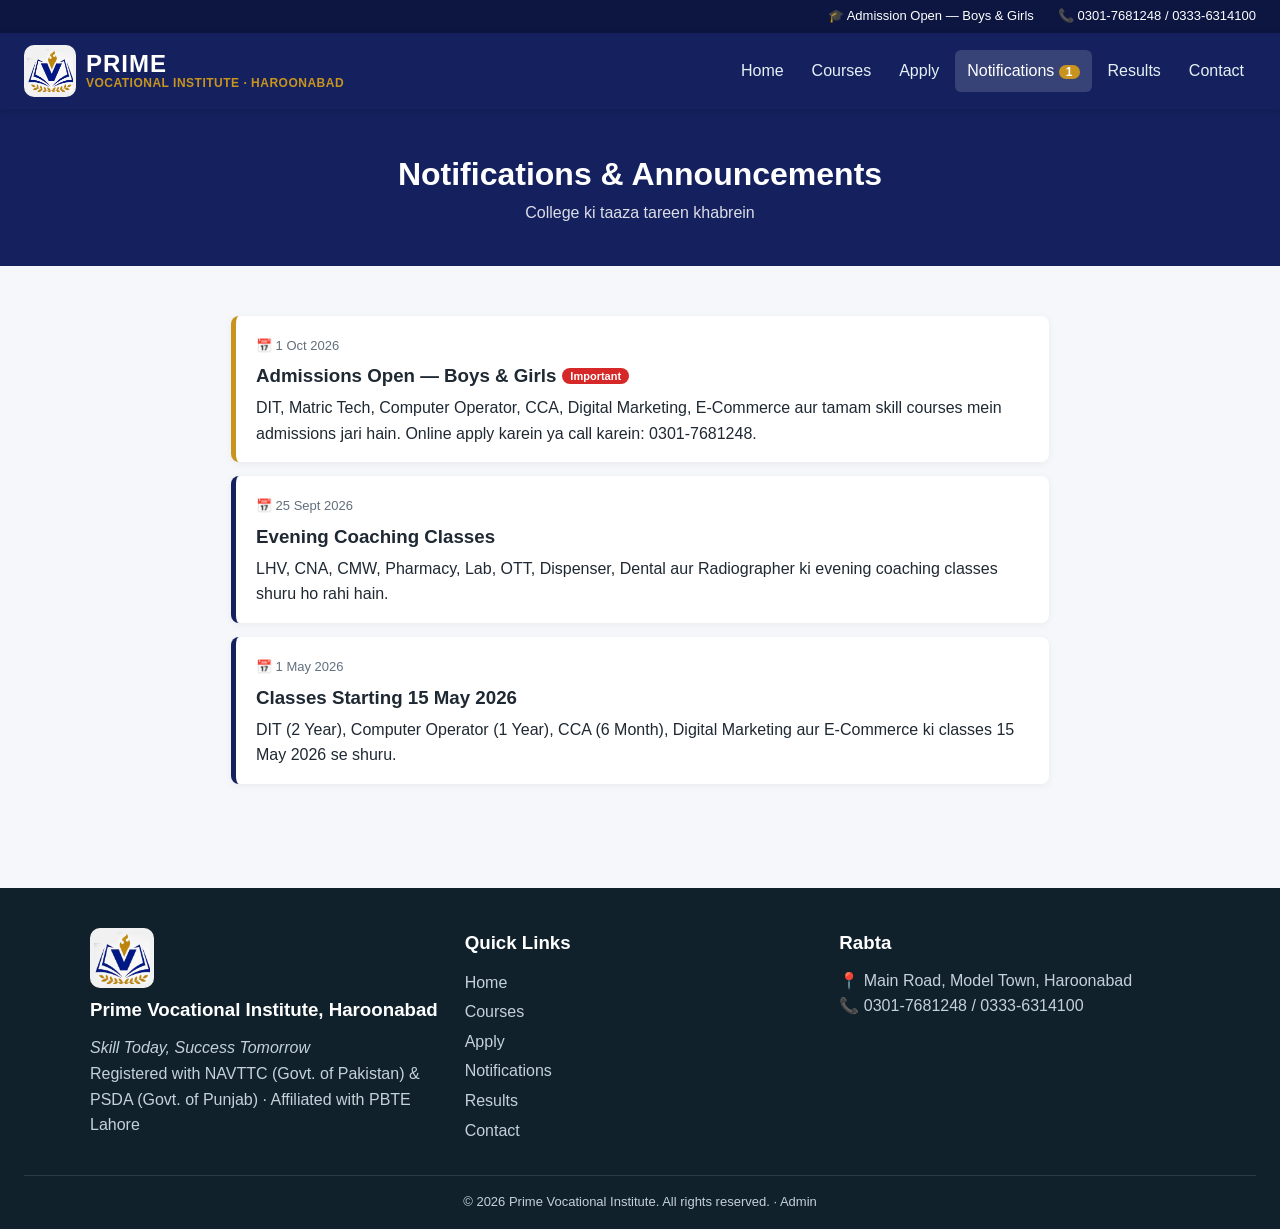
<file: college-website/notifications.html>
<!DOCTYPE html>
<html lang="en">
<head>
  <meta charset="UTF-8">
  <meta name="viewport" content="width=device-width, initial-scale=1.0">
  <title>Notifications</title>
  <link rel="stylesheet" href="css/style.css">
</head>
<body>
  <header id="site-header"></header>
  <div class="page-title">
    <h1>Notifications & Announcements</h1>
    <p>College ki taaza tareen khabrein</p>
  </div>

  <main class="container" style="max-width:850px">
    <section id="notice-list"></section>
  </main>

  <footer id="site-footer"></footer>
  <script src="js/data.js"></script>
  <script src="js/main.js"></script>
  <script>
    const notices = getNotifications();
    document.getElementById("notice-list").innerHTML = notices.length ? notices.map(n => `
      <div class="notice ${n.important ? "important" : ""}">
        <span class="date">📅 ${formatDate(n.date)}</span>
        <h3>${escapeHtml(n.title)}${n.important ? '<span class="tag-new">Important</span>' : ""}</h3>
        <p>${escapeHtml(n.text)}</p>
      </div>`).join("") : "<p>Abhi koi notification nahi hai.</p>";
  </script>
</body>
</html>
</file>
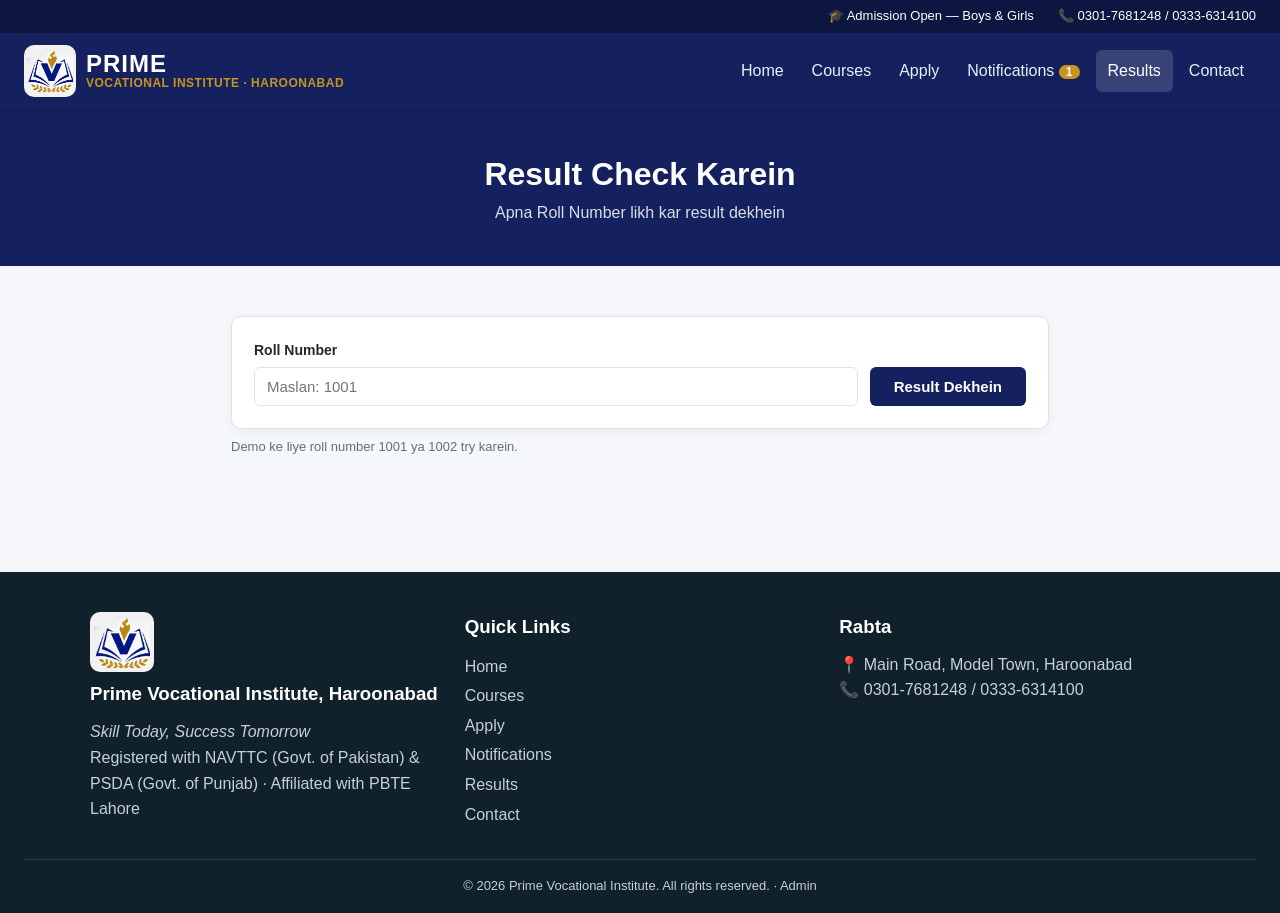
<file: college-website/results.html>
<!DOCTYPE html>
<html lang="en">
<head>
  <meta charset="UTF-8">
  <meta name="viewport" content="width=device-width, initial-scale=1.0">
  <title>Results</title>
  <link rel="stylesheet" href="css/style.css">
</head>
<body>
  <header id="site-header"></header>
  <div class="page-title">
    <h1>Result Check Karein</h1>
    <p>Apna Roll Number likh kar result dekhein</p>
  </div>

  <main class="container" style="max-width:850px">
    <section>
      <form id="result-form" class="card" style="display:flex;gap:12px;flex-wrap:wrap;align-items:end">
        <div class="field" style="flex:1;min-width:200px;margin:0">
          <label>Roll Number</label>
          <input id="roll" placeholder="Maslan: 1001" required>
        </div>
        <button class="btn btn-primary">Result Dekhein</button>
      </form>
      <p style="color:var(--muted);font-size:13px;margin-top:8px">Demo ke liye roll number 1001 ya 1002 try karein.</p>

      <div id="output" style="margin-top:24px"></div>
    </section>
  </main>

  <footer id="site-footer"></footer>
  <script src="js/data.js"></script>
  <script src="js/main.js"></script>
  <script>
    function grade(p) {
      if (p >= 85) return "A+";
      if (p >= 80) return "A";
      if (p >= 70) return "B";
      if (p >= 60) return "C";
      if (p >= 50) return "D";
      if (p >= 40) return "E";
      return "F";
    }

    document.getElementById("result-form").addEventListener("submit", e => {
      e.preventDefault();
      const roll = document.getElementById("roll").value.trim();
      const r = getResults().find(x => x.roll === roll);
      const out = document.getElementById("output");

      if (!r) {
        out.innerHTML = `<div class="alert alert-error">Roll number <strong>${escapeHtml(roll)}</strong> ka result nahi mila.</div>`;
        return;
      }

      const total = r.subjects.reduce((s, x) => s + Number(x.total), 0);
      const obtained = r.subjects.reduce((s, x) => s + Number(x.obtained), 0);
      const pct = (obtained / total) * 100;
      const passed = r.subjects.every(x => x.obtained / x.total >= 0.4);

      out.innerHTML = `
        <div class="card">
          <h3 style="text-align:center;margin-bottom:16px">${COLLEGE.name} — Result Card</h3>
          <div class="result-head">
            <div><strong>Naam:</strong> ${escapeHtml(r.name)}</div>
            <div><strong>Roll No:</strong> ${escapeHtml(r.roll)}</div>
            <div><strong>Course:</strong> ${escapeHtml(r.course)}</div>
            <div><strong>Semester:</strong> ${escapeHtml(r.semester)}</div>
          </div>
          <div class="table-wrap">
            <table>
              <tr><th>Subject</th><th>Total</th><th>Obtained</th><th>Grade</th></tr>
              ${r.subjects.map(s => `<tr><td>${escapeHtml(s.name)}</td><td>${s.total}</td><td>${s.obtained}</td><td>${grade(s.obtained / s.total * 100)}</td></tr>`).join("")}
              <tr><th>Total</th><th>${total}</th><th>${obtained}</th><th>${grade(pct)}</th></tr>
            </table>
          </div>
          <p style="margin-top:16px;font-size:18px">
            Percentage: <strong>${pct.toFixed(2)}%</strong> &nbsp;|&nbsp;
            Status: <span class="${passed ? "pass" : "fail"}">${passed ? "PASS" : "FAIL"}</span>
          </p>
          <button class="btn btn-primary" style="margin-top:12px" onclick="window.print()">🖨 Print Result</button>
        </div>`;
    });
  </script>
</body>
</html>
</file>
<file: college-website/css/style.css>
:root {
  --primary: #14215e;
  --primary-dark: #0c1640;
  --accent: #c8941f;
  --bg: #f5f7fa;
  --card: #ffffff;
  --text: #1f2933;
  --muted: #61707d;
  --border: #dde3ea;
  --success: #2a9d8f;
  --danger: #d62828;
  --radius: 10px;
}

* { box-sizing: border-box; margin: 0; padding: 0; }
body {
  font-family: "Segoe UI", Roboto, Arial, sans-serif;
  background: var(--bg);
  color: var(--text);
  line-height: 1.6;
}
a { color: var(--primary); text-decoration: none; }
img { max-width: 100%; }
.container { max-width: 1100px; margin: 0 auto; padding: 0 16px; }

/* ===== Header ===== */
.topbar {
  background: var(--primary-dark); color: #fff; font-size: 13px;
  display: flex; gap: 24px; justify-content: flex-end; padding: 6px 24px; flex-wrap: wrap;
}
.navbar {
  background: var(--primary); color: #fff; position: sticky; top: 0; z-index: 10;
  display: flex; align-items: center; justify-content: space-between; padding: 12px 24px;
  box-shadow: 0 2px 8px rgba(0,0,0,.15);
}
.brand { color: #fff; font-size: 20px; font-weight: 700; display: flex; align-items: center; gap: 10px; }
.logo { width: 52px; height: 52px; object-fit: contain; background: #f1f1f1; border-radius: 10px; padding: 3px; }
.brand-text { display: flex; flex-direction: column; line-height: 1.1; }
.brand-text strong { font-size: 24px; letter-spacing: 1px; }
.brand-text small { font-size: 12px; color: var(--accent); font-weight: 600; text-transform: uppercase; letter-spacing: .5px; }
.topbar a { color: #fff; }
.hero-logo { width: 120px; background: #f1f1f1; border-radius: 16px; padding: 8px; margin-bottom: 16px; }
.hero .accent { color: var(--accent); }
.affiliation { display: inline-block; margin-top: 18px; font-size: 13px; opacity: .85; }
.nav-links { list-style: none; display: flex; gap: 4px; }
.nav-links a { color: #e6f1f6; padding: 8px 12px; border-radius: 6px; display: block; }
.nav-links a:hover, .nav-links a.active { background: rgba(255,255,255,.15); color: #fff; }
.badge { background: var(--accent); color: #fff; border-radius: 10px; padding: 0 7px; font-size: 12px; font-weight: 700; }
.menu-btn { display: none; background: none; border: none; color: #fff; font-size: 26px; cursor: pointer; }

/* ===== Hero ===== */
.hero {
  background: linear-gradient(135deg, var(--primary) 0%, var(--primary-dark) 100%);
  color: #fff; text-align: center; padding: 80px 16px;
}
.hero h1 { font-size: 42px; margin-bottom: 8px; }
.hero p { font-size: 18px; opacity: .9; margin-bottom: 24px; }
.page-title { background: var(--primary); color: #fff; padding: 40px 16px; text-align: center; }
.page-title h1 { font-size: 32px; }
.page-title p { opacity: .85; }

/* ===== Buttons ===== */
.btn {
  display: inline-block; padding: 11px 24px; border-radius: 6px; border: none;
  font-size: 15px; font-weight: 600; cursor: pointer; transition: .2s;
}
.btn-accent { background: var(--accent); color: #fff; }
.btn-accent:hover { filter: brightness(1.08); }
.btn-primary { background: var(--primary); color: #fff; }
.btn-primary:hover { background: var(--primary-dark); }
.btn-outline { background: transparent; color: #fff; border: 2px solid #fff; margin-left: 8px; }
.btn-danger { background: var(--danger); color: #fff; padding: 6px 12px; font-size: 13px; }

/* ===== Sections & cards ===== */
section { padding: 50px 0; }
h2.section-title { text-align: center; color: var(--primary); font-size: 28px; margin-bottom: 30px; }
.grid { display: grid; gap: 20px; grid-template-columns: repeat(auto-fill, minmax(260px, 1fr)); }
.card {
  background: var(--card); border-radius: var(--radius); padding: 22px;
  box-shadow: 0 2px 10px rgba(0,0,0,.06); border: 1px solid var(--border);
}
.card h3 { color: var(--primary); margin-bottom: 6px; }
.stats { display: grid; grid-template-columns: repeat(auto-fit, minmax(150px, 1fr)); gap: 16px; text-align: center; }
.stats .card strong { display: block; font-size: 32px; color: var(--primary); }
.stats .card span { color: var(--muted); }
.two-col { display: grid; grid-template-columns: 1fr 1fr; gap: 30px; align-items: start; }
.facility { text-align: center; font-weight: 600; }
.course-meta { list-style: none; margin: 12px 0 16px; color: var(--muted); font-size: 14px; }
.course-meta li { padding: 4px 0; border-bottom: 1px dashed var(--border); }
.course-code { display: inline-block; background: #e8ebf5; color: var(--primary); font-size: 12px; font-weight: 700; padding: 2px 8px; border-radius: 4px; }

/* ===== Notifications ===== */
.notice {
  background: var(--card); border-left: 5px solid var(--primary); border-radius: 8px;
  padding: 16px 20px; margin-bottom: 14px; box-shadow: 0 2px 8px rgba(0,0,0,.05);
}
.notice.important { border-left-color: var(--accent); }
.notice .date { color: var(--muted); font-size: 13px; }
.notice h3 { margin: 4px 0; }
.tag-new { background: var(--danger); color: #fff; font-size: 11px; padding: 2px 8px; border-radius: 10px; margin-left: 6px; vertical-align: middle; }
.ticker {
  background: var(--accent); color: #fff; padding: 10px 16px; font-weight: 600;
  overflow: hidden; white-space: nowrap;
}
.ticker span { display: inline-block; padding-left: 100%; animation: scroll 25s linear infinite; }
@keyframes scroll { to { transform: translateX(-100%); } }

/* ===== Forms ===== */
form .row { display: grid; grid-template-columns: 1fr 1fr; gap: 16px; }
.field { margin-bottom: 16px; }
.field label { display: block; font-weight: 600; margin-bottom: 6px; font-size: 14px; }
.field input, .field select, .field textarea {
  width: 100%; padding: 10px 12px; border: 1px solid var(--border); border-radius: 6px;
  font-size: 15px; font-family: inherit; background: #fff;
}
.field input:focus, .field select:focus, .field textarea:focus { outline: 2px solid var(--primary); border-color: transparent; }
.alert { padding: 14px 18px; border-radius: 8px; margin-bottom: 20px; }
.alert-success { background: #e3f6f3; color: #1d6b61; border: 1px solid var(--success); }
.alert-error { background: #fde8e8; color: #9b1c1c; border: 1px solid var(--danger); }
.hidden { display: none; }

/* ===== Tables ===== */
.table-wrap { overflow-x: auto; }
table { width: 100%; border-collapse: collapse; background: #fff; }
th, td { padding: 10px 12px; border: 1px solid var(--border); text-align: left; font-size: 14px; }
th { background: var(--primary); color: #fff; }
tr:nth-child(even) td { background: #f8fafc; }
.result-head { display: grid; grid-template-columns: repeat(auto-fit, minmax(180px, 1fr)); gap: 8px; margin-bottom: 16px; }
.pass { color: var(--success); font-weight: 700; }
.fail { color: var(--danger); font-weight: 700; }

/* ===== Map ===== */
.map { width: 100%; height: 380px; border: 0; border-radius: var(--radius); }

/* ===== Admin tabs ===== */
.tabs { display: flex; gap: 8px; flex-wrap: wrap; margin-bottom: 20px; }
.tabs button { padding: 10px 18px; border: 1px solid var(--border); background: #fff; border-radius: 6px; cursor: pointer; font-weight: 600; }
.tabs button.active { background: var(--primary); color: #fff; border-color: var(--primary); }

/* ===== Footer ===== */
footer { background: #10212b; color: #c5d1d9; padding: 40px 24px 16px; margin-top: 40px; }
.footer-grid { max-width: 1100px; margin: 0 auto; display: grid; grid-template-columns: repeat(auto-fit, minmax(220px, 1fr)); gap: 24px; }
footer h3 { color: #fff; margin-bottom: 10px; }
footer a { color: #c5d1d9; display: block; padding: 2px 0; }
footer a:hover { color: var(--accent); }
.copyright { text-align: center; margin-top: 30px; padding-top: 16px; border-top: 1px solid #2a3b46; font-size: 13px; }
.copyright a, footer p a { display: inline; }

/* ===== NAVTTC & posters ===== */
.navttc-banner {
  display: grid; grid-template-columns: 1.1fr 1fr; gap: 30px; align-items: center;
  background: var(--card); border: 1px solid var(--border); border-radius: var(--radius); padding: 24px;
  border-top: 5px solid #0d5c36;
}
.navttc-banner img { border-radius: 8px; cursor: zoom-in; }
.navttc-banner h2 { color: #0d5c36; margin: 8px 0; }
.navttc-note { border-left: 5px solid #0d5c36; margin-bottom: 20px; line-height: 1.9; }
.features { margin: -6px 0 16px 18px; font-size: 14px; }
.features li::marker { color: var(--accent); }
.gallery { display: grid; gap: 20px; grid-template-columns: repeat(auto-fill, minmax(240px, 1fr)); }
.gallery figure {
  background: var(--card); border: 1px solid var(--border); border-radius: var(--radius);
  overflow: hidden; cursor: zoom-in; transition: transform .2s, box-shadow .2s;
}
.gallery figure:hover { transform: translateY(-4px); box-shadow: 0 8px 20px rgba(0,0,0,.12); }
.gallery img { width: 100%; aspect-ratio: 1; object-fit: contain; background: #fff; display: block; }
.gallery figcaption { padding: 10px 12px; font-weight: 600; font-size: 14px; color: var(--primary); }
#lightbox {
  display: none; position: fixed; inset: 0; z-index: 100; background: rgba(0,0,0,.88);
  flex-direction: column; align-items: center; justify-content: center; padding: 16px; cursor: zoom-out;
}
#lightbox.open { display: flex; }
#lightbox img { max-width: 100%; max-height: 85vh; border-radius: 6px; }
#lightbox p { color: #fff; margin-top: 10px; text-align: center; }

/* ===== Mobile ===== */
@media (max-width: 800px) {
  .menu-btn { display: block; }
  .nav-links {
    display: none; position: absolute; top: 100%; left: 0; right: 0; flex-direction: column;
    background: var(--primary); padding: 8px 16px 16px;
  }
  .nav-links.open { display: flex; }
  .two-col, form .row, .navttc-banner { grid-template-columns: 1fr; }
  .hero h1 { font-size: 30px; }
  .topbar { justify-content: center; }
  .btn-outline { margin: 10px 0 0; }
}
</file>
